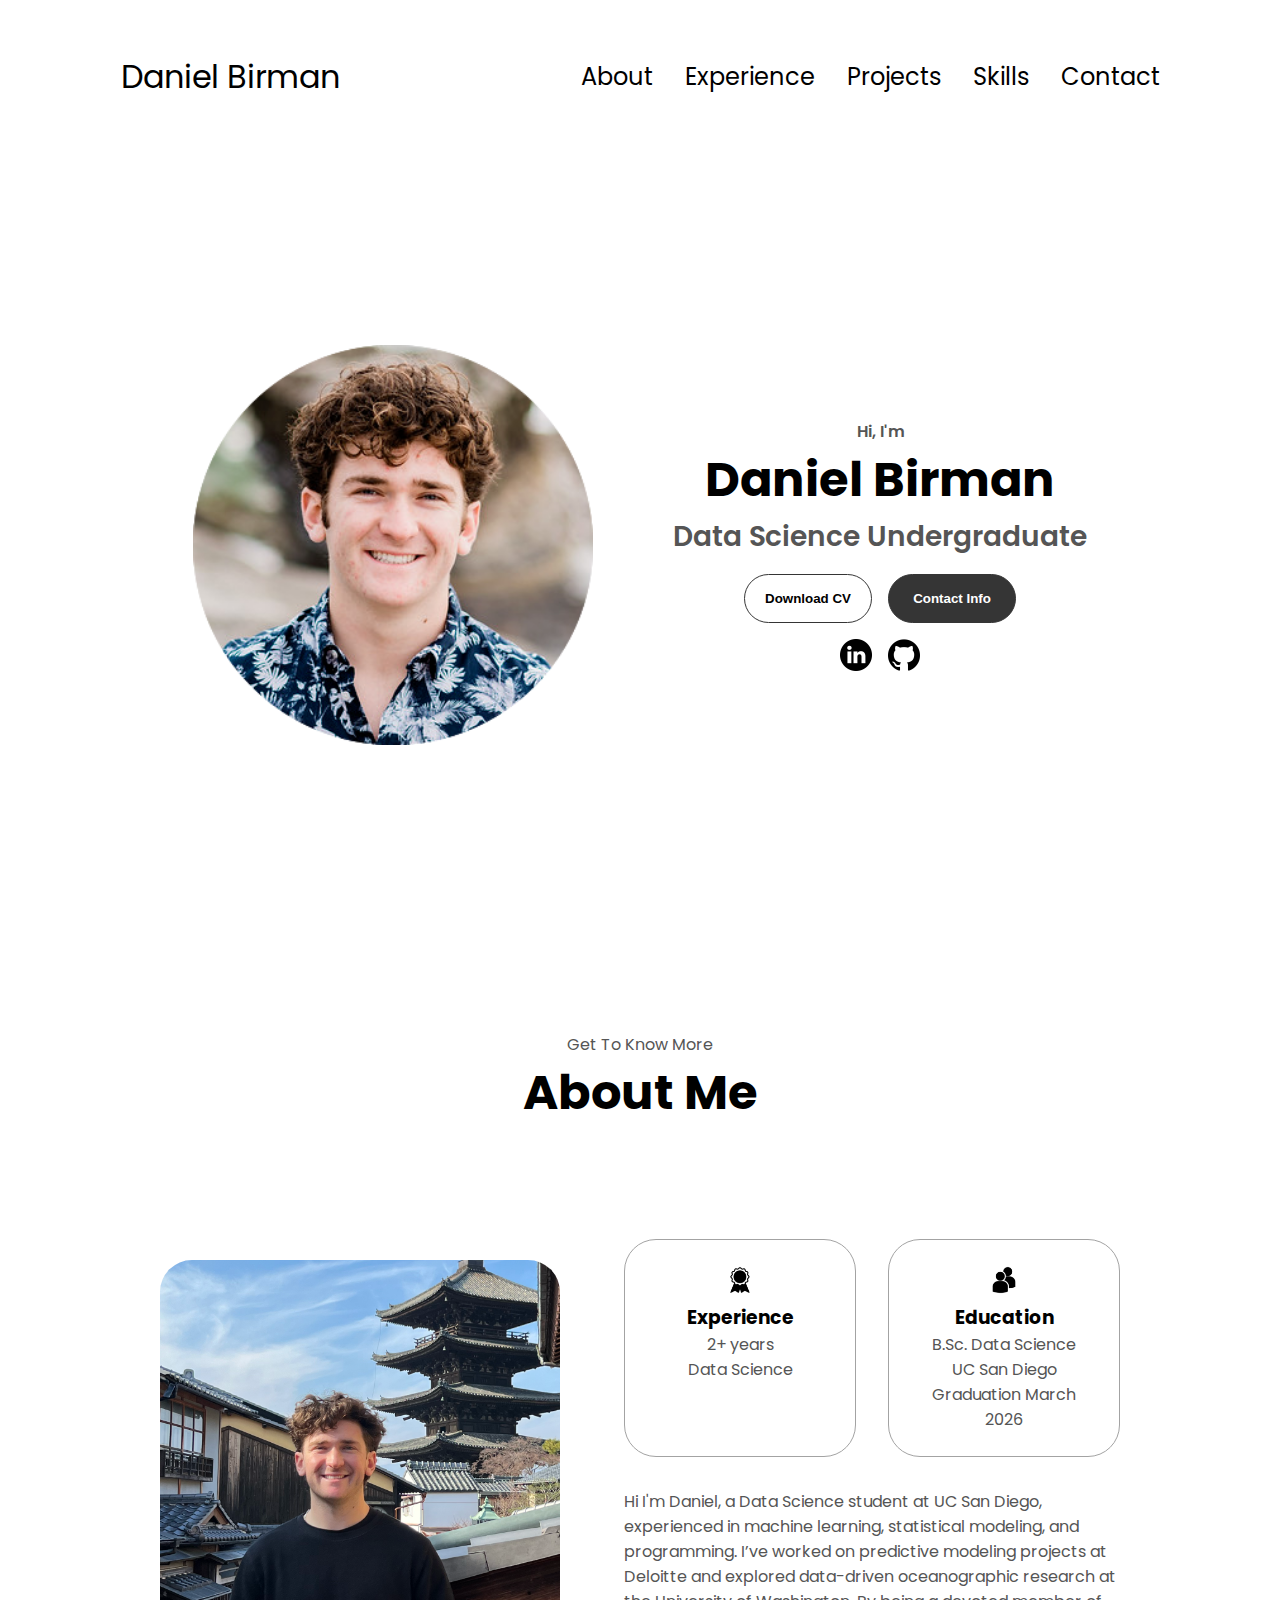
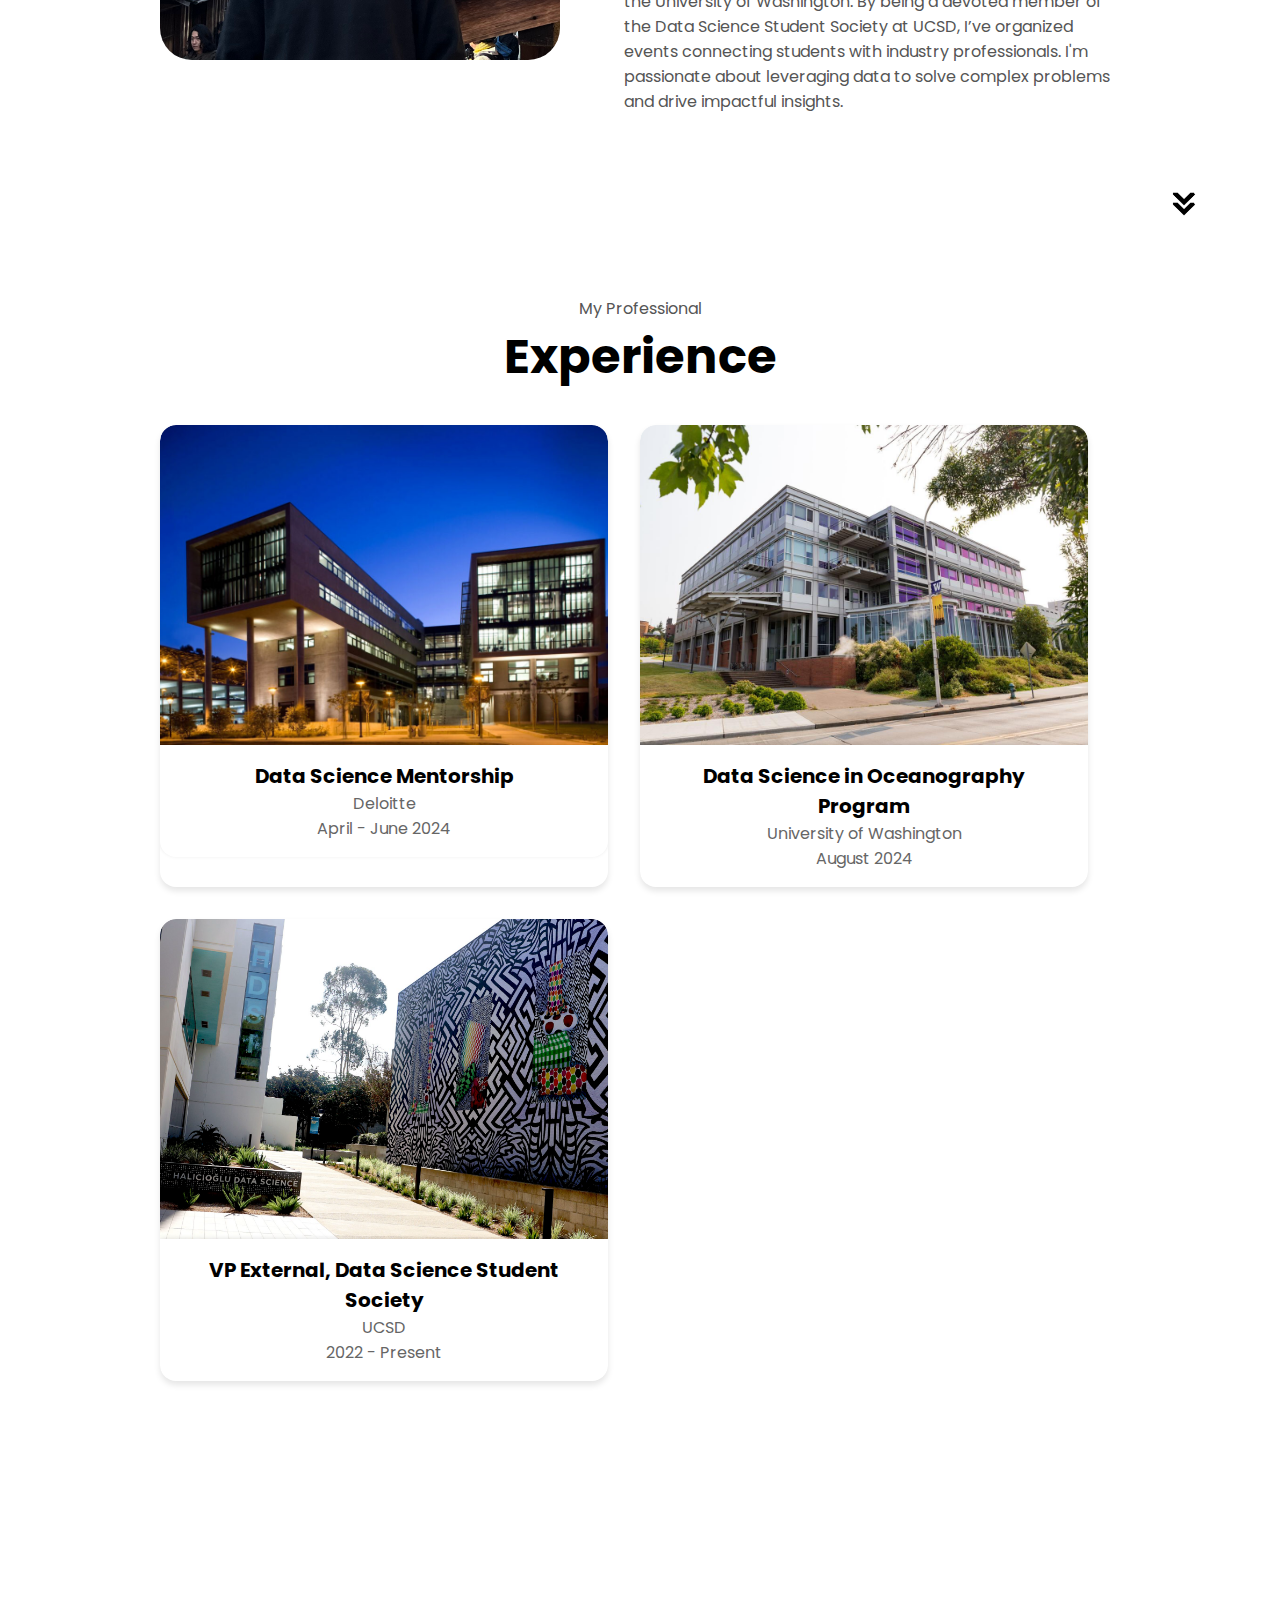
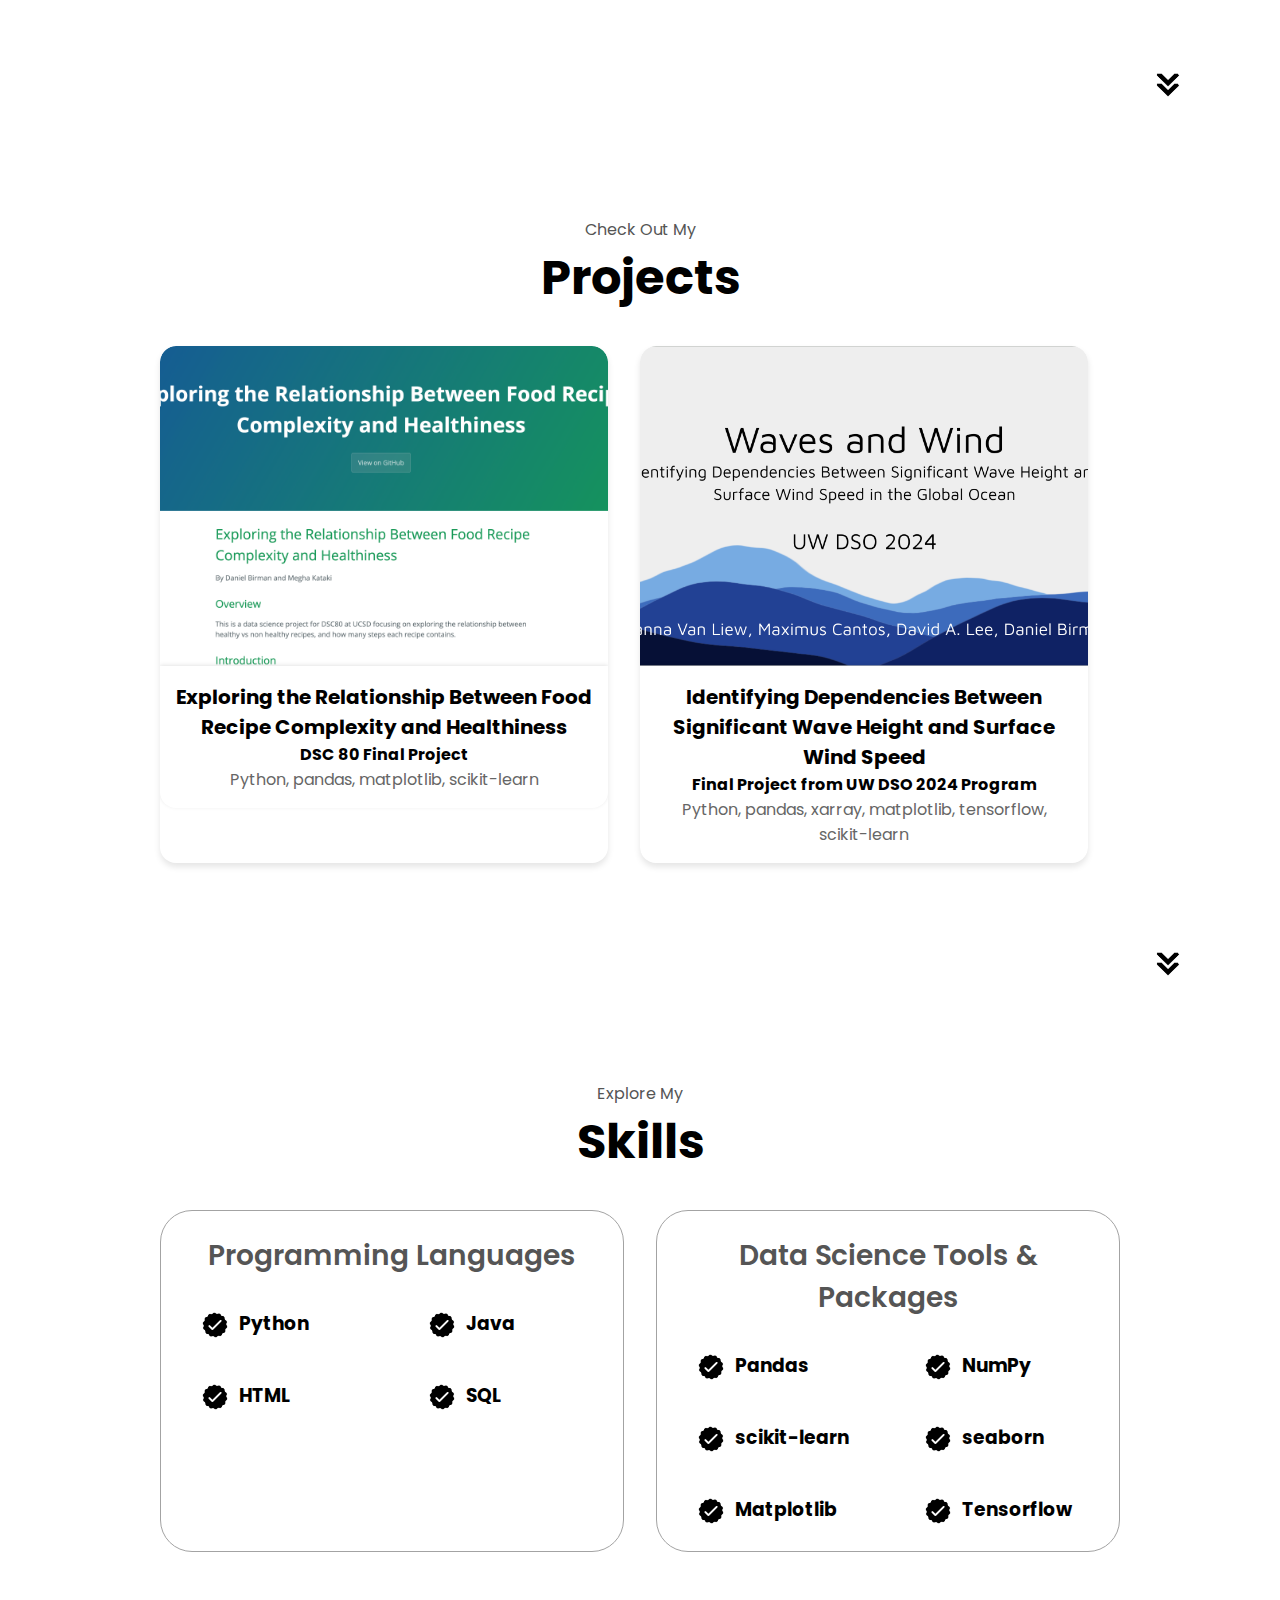
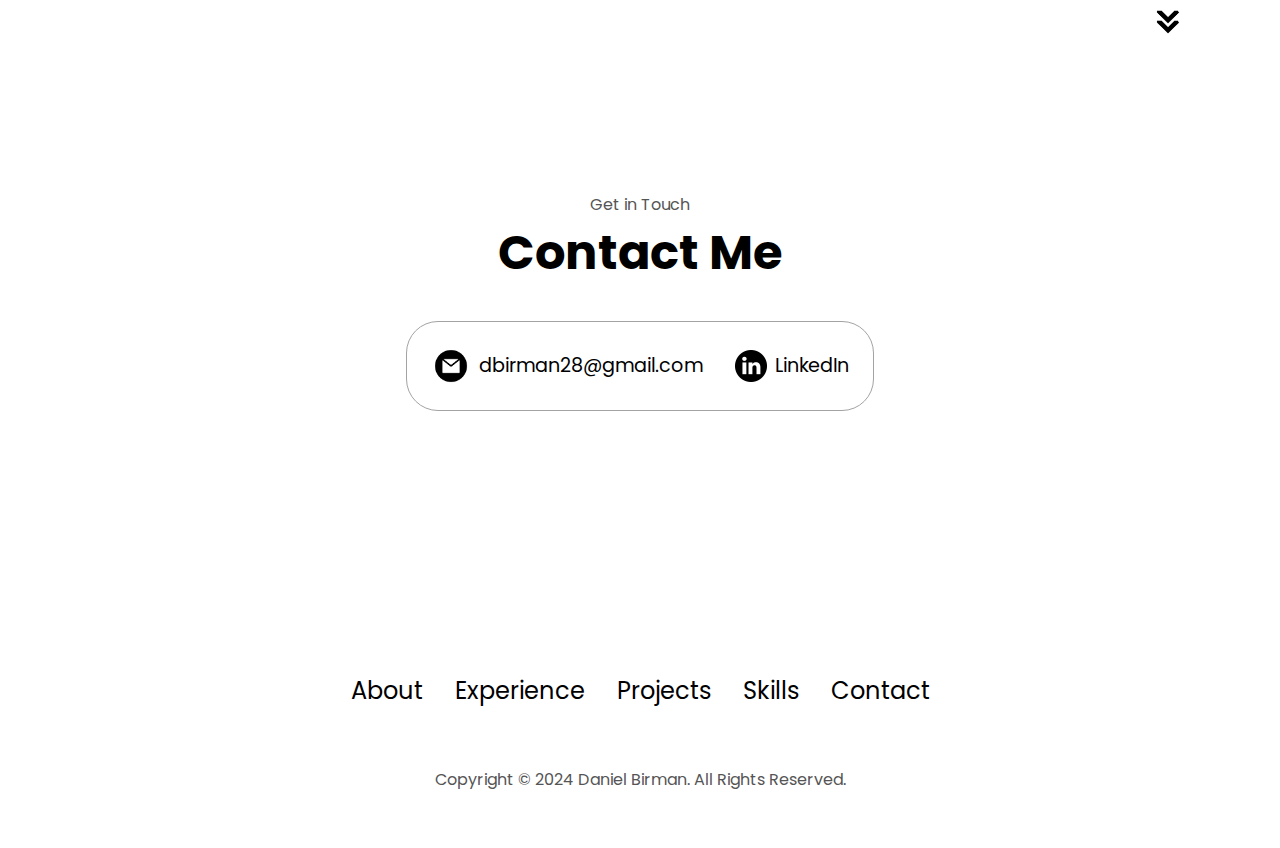
<file: index.html>
<!DOCTYPE html>
<html lang="en">
    <head>
        <meta charset="UTF-8">
        <meta name="viewport" content="width=device-width, initial-scale=1.0">
        <title>Daniel Birman Portfolio</title>
        <link rel="stylesheet" href="style.css">
        <link rel="stylesheet" href="mediaqueries.css">
    </head>
    <body>
        <nav id="desktop-nav">
            <div class="logo">Daniel Birman</div>
            <div>
                <ul class="nav-links">
                    <li><a href="#about">About</a></li>
                    <li><a href="#experience">Experience</a></li>
                    <li><a href="#projects">Projects</a></li>
                    <li><a href="#skills">Skills</a></li>
                    <li><a href="#contact">Contact</a></li>
                </ul>
            </div>
        </nav>
        <nav id="hamburger-nav">
            <div class="logo">Daniel Birman</div>
            <div class="hamburger-menu">
                <div class="hamburger-icon" onclick="toggleMenu()">
                    <span></span>
                    <span></span>
                    <span></span>
                </div>
                <div class="menu-links">
                    <li><a href="#about" onclick="toggleMenu()">About</a></li>
                    <li><a href="#experience" onclick="toggleMenu()">Experience</a></li>
                    <li><a href="#projects" onclick="toggleMenu()">Projects</a></li>
                    <li><a href="#contact" onclick="toggleMenu()">Contact</a></li>
                </div>
            </div>
        </nav>
        <section id="profile">
            <div class="section__pic-container">
                <img src="./assets/profile-pic.png" alt="Daniel Birman profile picture">
            </div>
            <div class="section__text">
                <p class="section__text__p1">Hi, I'm</p>
                <h1 class="title">Daniel Birman</h1>
                <p class="section__text__p2">Data Science Undergraduate</p>
                <div class="btn-container">
                    <button class="btn btn-color-2" onclick="window.open('./assets/Birman, Daniel Resume.pdf')">Download CV</button>
                    <button class="btn btn-color-1" onclick="location.href='./#contact'">Contact Info</button>
                </div>
                <div id="socials-container">
                  <img
                    src="./assets/linkedin.png"
                    alt="My LinkedIn Profile"
                    class="icon"
                    onclick="window.open('https://www.linkedin.com/in/daniel-birman/', '_blank')"
                  />
                 <img
                    src="./assets/github.png"
                    alt="My Github Profile"
                    class="icon"
                    onclick="window.open('https://github.com/danielbirman28', '_blank')"
                  />
                </div>
            </div>
        </section>
        <section id="about">
            <p class="section__text__p1">Get To Know More</p>
            <h1 class="title">About Me</h1>
                <div class="section-container">
                    <div class="section__pic-container">
                        <img src="./assets/about-pic.png" alt="Profile picture" class="about-pic"/>
                    </div>
                    <div class="about-details-container">
                        <div class="about-containers">
                            <div class="details-container">
                                <img src="./assets/experience.png" alt="Experience icon" class="icon">
                                <h3>Experience</h3>
                                <p>2+ years <br>Data Science</p>
                            </div>
                            <div class="details-container">
                                <img src="./assets/education.png" alt="Education icon" class="icon">
                                <h3>Education</h3>
                                <p>B.Sc. Data Science <br> UC San Diego <br> Graduation March 2026</p>
                            </div>
                        </div>
                        <div class="text-container">
                            <p>Hi I'm Daniel, a Data Science student at UC San Diego, experienced in machine learning, statistical modeling, and programming. I’ve worked on predictive modeling projects at Deloitte and explored data-driven oceanographic research at the University of Washington. By being a devoted member of the Data Science Student Society at UCSD, I’ve organized events connecting students with industry professionals. I'm passionate about leveraging data to solve complex problems and drive impactful insights.</p>
                        </div>
                    </div>
                </div>
                <img src="./assets/arrow.png" alt="Arrow icon" class="icon arrow" onclick="location.href='./#experience'">
        </section>
        <section id="experience">
            <p class="section__text__p1">My Professional</p>
            <h1 class="title">Experience</h1>
            <div class="experience-container">
                <!-- Experience Card 1 -->
                <div class="experience-card" onclick="window.location.href='./deloitte.html'">
                    <div class="experience-image" style="background-image: url('./assets/sdsc.png');"></div>
                    <div class="experience-banner">
                        <h3>Data Science Mentorship</h3>
                        <p>Deloitte</p>
                        <p>April - June 2024</p>
                    </div>
                </div>
                <!-- Experience Card 2 -->
                <div class="experience-card" onclick="window.location.href='./uw-dso.html'">
                    <div class="experience-image" style="background-image: url('./assets/uw-osb.png');"></div>
                    <div class="experience-banner">
                        <h3>Data Science in Oceanography Program</h3>
                        <p>University of Washington</p>
                        <p>August 2024</p>
                    </div>
                </div>
                <!-- Experience Card 3 -->
                <div class="experience-card" onclick="window.location.href='./ds3.html'">
                    <div class="experience-image" style="background-image: url('./assets/hdsi.png');"></div>
                    <div class="experience-banner">
                        <h3>VP External, Data Science Student Society</h3>
                        <p>UCSD</p>
                        <p>2022 - Present</p>
                    </div>
                </div>
            </div>
            <img src="./assets/arrow.png" alt="Arrow icon" class="icon arrow" onclick="location.href='./#projects'">
        </section>
        <section id="projects">
            <p class="section__text__p1">Check Out My</p>
            <h1 class="title">Projects</h1>
            <div class="projects-container">
                <!-- Project Card 1 -->
                <div class="project-card" onclick="window.open('https://danielbirman28.github.io/FoodRecipesProject/', '_blank');">
                    <div class="project-image" style="background-image: url('./assets/dsc80-proj.png');"></div>
                    <div class="project-banner">
                        <h3>Exploring the Relationship Between Food Recipe Complexity and Healthiness</h3>
                        <h4>DSC 80 Final Project</h1>
                        <p>Python, pandas, matplotlib, scikit-learn</p>
                    </div>
                </div>
                <!-- Project Card 2 -->
                <div class="project-card" onclick="window.open('https://docs.google.com/presentation/d/1hIrukuuYrlB80jwMTk6Pf0HfOPBWeMMxDo0S9ysbxWQ/edit?usp=sharing', '_blank');">
                    <div class="project-image" style="background-image: url('./assets/waves-wind.png');"></div>
                    <div class="project-banner">
                        <h3>Identifying Dependencies Between Significant Wave Height and Surface Wind Speed</h3>
                        <h4>Final Project from UW DSO 2024 Program</h4>
                        <p>Python, pandas, xarray, matplotlib, tensorflow, scikit-learn</p>
                    </div>
                </div>
            </div>
            <img src="./assets/arrow.png" alt="Arrow icon" class="icon arrow" onclick="location.href='./#skills'">
        </section>
        <section id="skills">
            <p class="section__text__p1">Explore My</p>
            <h1 class="title">Skills</h1>
            <div class="skills-details-container">
                <div class="about-containers">
                    <div class="details-container">
                        <h2 class="skills-sub-title">Programming Languages</h2>
                        <div class="article-container">
                            <article>
                                <img src="./assets/checkmark.png" alt="Skills icon" class="icon">
                                <div>
                                    <h3>Python</h3>
                                </div>
                            </article>
                            <article>
                                <img src="./assets/checkmark.png" alt="Skills icon" class="icon">
                                <div>
                                    <h3>Java</h3>
                                </div>
                            </article>
                            <article>
                                <img src="./assets/checkmark.png" alt="Skills icon" class="icon">
                                <div>
                                    <h3>HTML</h3>
                                </div>
                            </article>
                            <article>
                                <img src="./assets/checkmark.png" alt="Skills icon" class="icon">
                                <div>
                                    <h3>SQL</h3>
                                </div>
                            </article>
                        </div>
                    </div>


                    <div class="details-container">
                        <h2 class="skills-sub-title">Data Science Tools & Packages</h2>
                        <div class="article-container">
                            <article>
                            <img src="./assets/checkmark.png" alt="Skills icon" class="icon">
                            <div>
                                <h3>Pandas</h3>
                            </div>
                        </article>
                        <article>
                            <img src="./assets/checkmark.png" alt="Skills icon" class="icon">
                            <div>
                                <h3>NumPy</h3>
                            </div>
                        </article>
                        <article>
                            <img src="./assets/checkmark.png" alt="Skills icon" class="icon">
                            <div>
                                <h3>scikit-learn</h3>
                            </div>
                        </article>
                        <article>
                            <img src="./assets/checkmark.png" alt="Skills icon" class="icon">
                            <div>
                                <h3>seaborn</h3>
                            </div>
                        </article>
                        <article>
                            <img src="./assets/checkmark.png" alt="Skills icon" class="icon">
                            <div>
                                <h3>Matplotlib</h3>
                            </div>
                        </article>
                        <article>
                            <img src="./assets/checkmark.png" alt="Skills icon" class="icon">
                            <div>
                                <h3>Tensorflow</h3>
                            </div>
                        </article>
                        </div>
                    </div>
                </div>
            </div>
            <img src="./assets/arrow.png" alt="Arrow icon" class="icon arrow" onclick="location.href='./#contact'">
        </section>
        <section id="contact">
            <p class="section__text__p1">Get in Touch</p>
            <h1 class="title">Contact Me</h1>
            <div class="contact-info-upper-container">
                <div class="contact-info-container">
                    <img src="./assets/email.png" alt="Email icon" class="icon contact-icon email-icon">
                    <p><a href="mailto:dbirman28@gmail.com" target="_blank" rel="noopener noreferrer">dbirman28@gmail.com</a></p>
                </div>
                <div class="contact-info-container">
                    <img src="./assets/linkedin.png" alt="LinkedIn icon" class="icon contact-icon">
                    <p><a href="https://www.linkedin.com/in/daniel-birman/" target="_blank" rel="noopener noreferrer">LinkedIn</a></p>
                </div>
            </div>
        </section>
        <footer>
            <nav>
                <div class="nav-links-container">
                    <ul class="nav-links">
                        <li><a href="#about">About</a></li>
                        <li><a href="#experience">Experience</a></li>
                        <li><a href="#projects">Projects</a></li>
                        <li><a href="#skills">Skills</a></li>
                        <li><a href="#contact">Contact</a></li>
                    </ul>
                </div>
            </nav>
            <p>Copyright &#169; 2024 Daniel Birman. All Rights Reserved.</p>
        </footer>
        <script src="script.js"></script>
        <script>
            window.onload = function() {
                window.scrollTo(0, 0);
            };
        </script>
    </body>
</html>
</file>
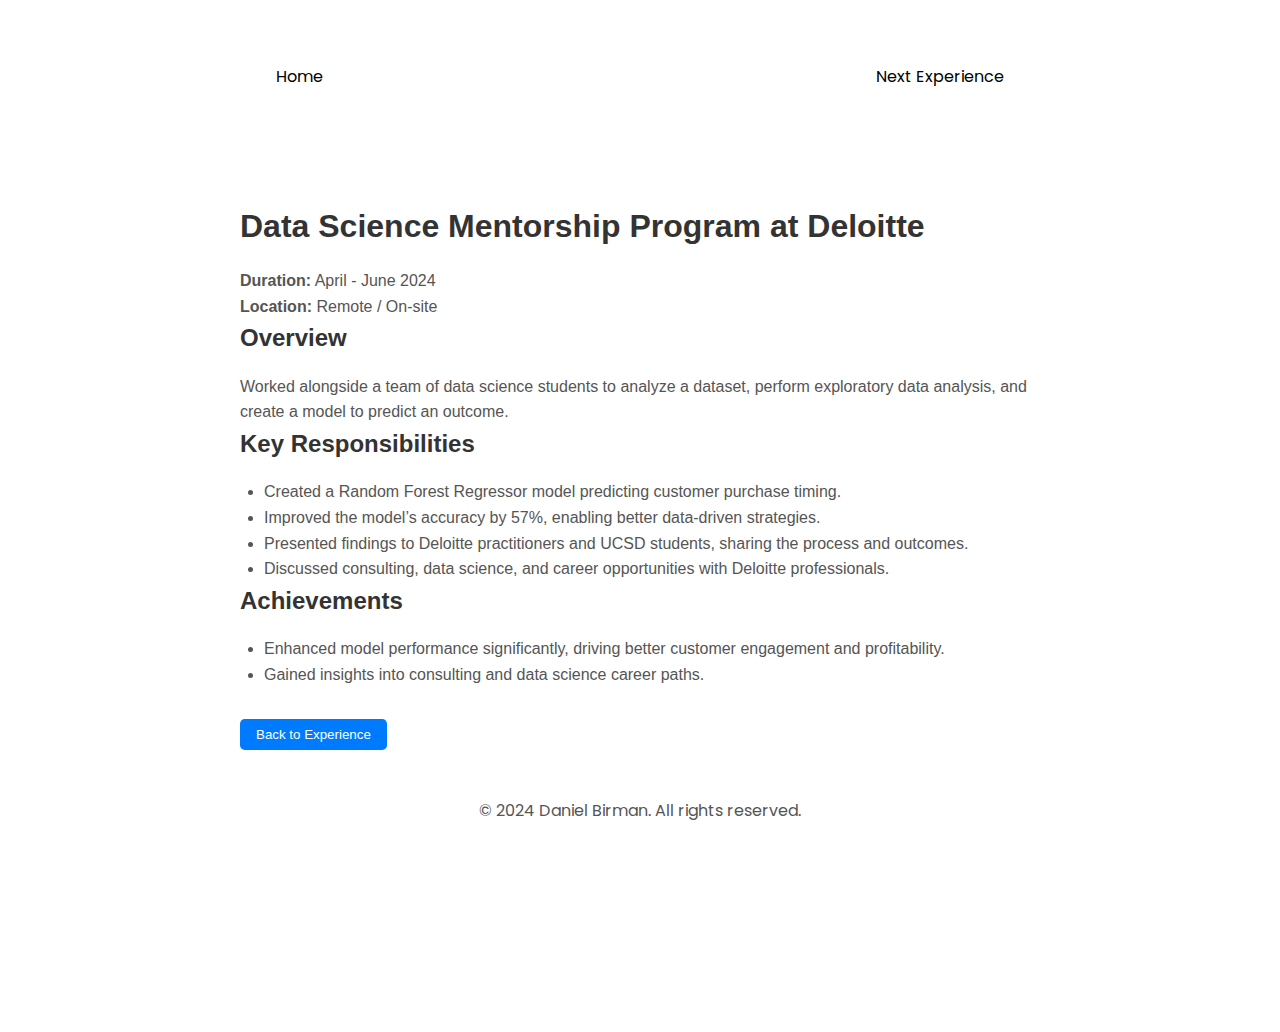
<file: deloitte.html>
<!DOCTYPE html>
<html lang="en">
<head>
    <meta charset="UTF-8">
    <meta name="viewport" content="width=device-width, initial-scale=1.0">
    <title>Experience - Data Science Mentorship Program at Deloitte</title>
    <link rel="stylesheet" href="style.css">
</head>
<body>
    <!-- NAVIGATION BAR -->
    <nav>
        <a href="index.html">Home</a>
        <a href="uw-dso.html">Next Experience</a>
    </nav>

    <!-- MAIN CONTENT -->
    <main class="experience-detail">
        <h1>Data Science Mentorship Program at Deloitte</h1>
        <p><strong>Duration:</strong> April - June 2024</p>
        <p><strong>Location:</strong> Remote / On-site</p>

        <h2>Overview</h2>
        <p>Worked alongside a team of data science students to analyze a dataset, perform exploratory data analysis, and create a model to predict an outcome.</p>

        <h2>Key Responsibilities</h2>
        <ul>
            <li>Created a Random Forest Regressor model predicting customer purchase timing.</li>
            <li>Improved the model’s accuracy by 57%, enabling better data-driven strategies.</li>
            <li>Presented findings to Deloitte practitioners and UCSD students, sharing the process and outcomes.</li>
            <li>Discussed consulting, data science, and career opportunities with Deloitte professionals.</li>
        </ul>

        <h2>Achievements</h2>
        <ul>
            <li>Enhanced model performance significantly, driving better customer engagement and profitability.</li>
            <li>Gained insights into consulting and data science career paths.</li>
        </ul>

        <!-- BACK BUTTON -->
        <button onclick="window.location.href='index.html#experience'">Back to Experience</button>
    </main>

    <!-- FOOTER -->
    <footer>
        <p>&copy; 2024 Daniel Birman. All rights reserved.</p>
    </footer>
</body>
</html>
</file>
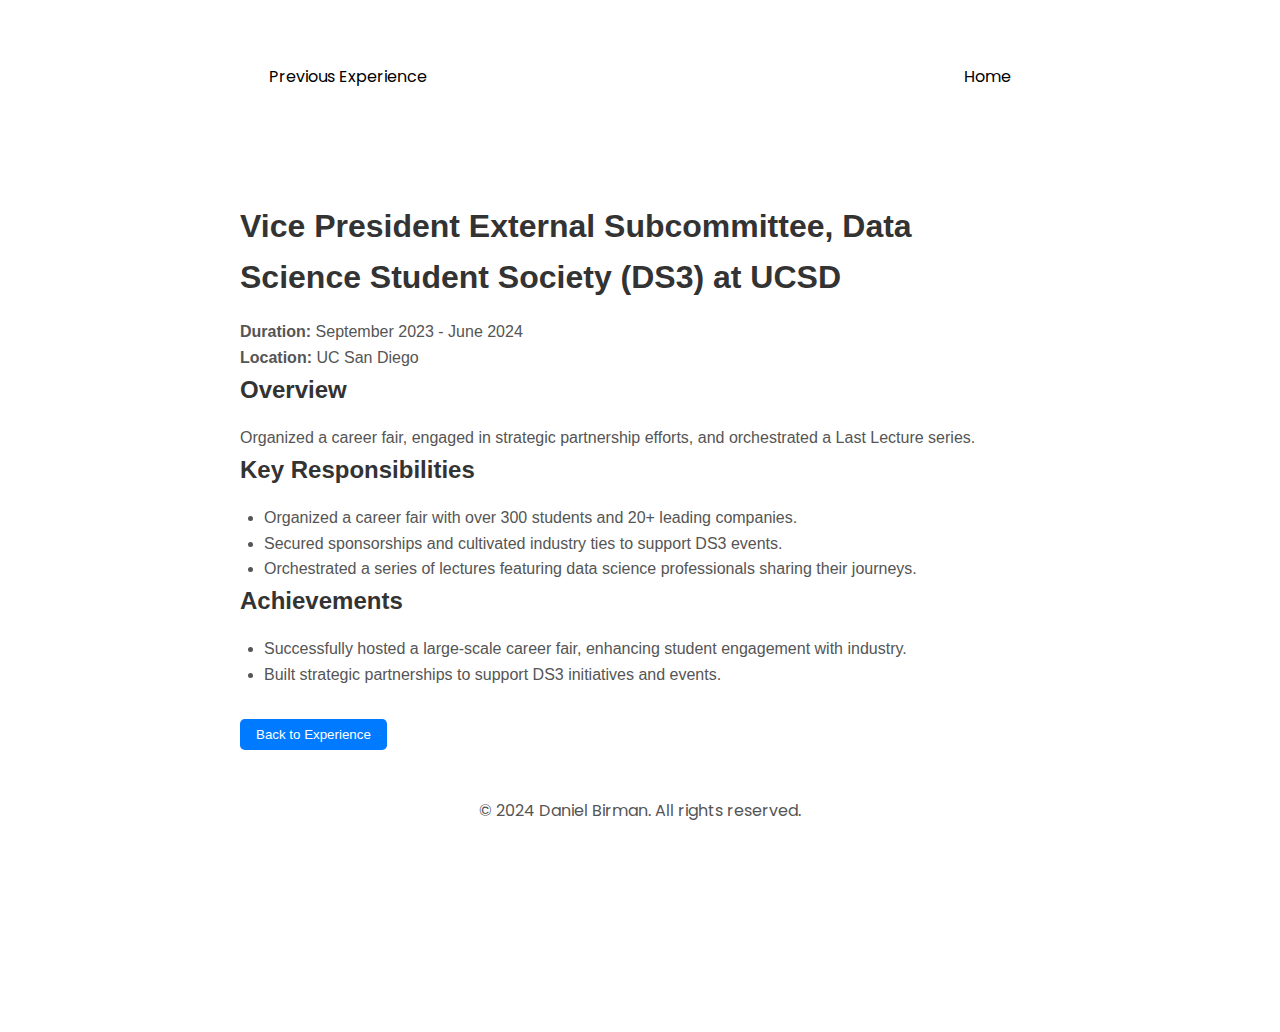
<file: ds3.html>
<!DOCTYPE html>
<html lang="en">
<head>
    <meta charset="UTF-8">
    <meta name="viewport" content="width=device-width, initial-scale=1.0">
    <title>Experience - Vice President External Subcommittee at Data Science Student Society (DS3)</title>
    <link rel="stylesheet" href="style.css">
</head>
<body>
    <!-- NAVIGATION BAR -->
    <nav>
	<a href="uw-dso.html">Previous Experience</a>
        <a href="index.html">Home</a>
    </nav>

    <!-- MAIN CONTENT -->
    <main class="experience-detail">
        <h1>Vice President External Subcommittee, Data Science Student Society (DS3) at UCSD</h1>
        <p><strong>Duration:</strong> September 2023 - June 2024</p>
        <p><strong>Location:</strong> UC San Diego</p>

        <h2>Overview</h2>
        <p>Organized a career fair, engaged in strategic partnership efforts, and orchestrated a Last Lecture series.</p>

        <h2>Key Responsibilities</h2>
        <ul>
            <li>Organized a career fair with over 300 students and 20+ leading companies.</li>
            <li>Secured sponsorships and cultivated industry ties to support DS3 events.</li>
            <li>Orchestrated a series of lectures featuring data science professionals sharing their journeys.</li>
        </ul>

        <h2>Achievements</h2>
        <ul>
            <li>Successfully hosted a large-scale career fair, enhancing student engagement with industry.</li>
            <li>Built strategic partnerships to support DS3 initiatives and events.</li>
        </ul>

        <!-- BACK BUTTON -->
        <button onclick="window.location.href='index.html#experience'">Back to Experience</button>
    </main>

    <!-- FOOTER -->
    <footer>
        <p>&copy; 2024 Daniel Birman. All rights reserved.</p>
    </footer>
</body>
</html>
</file>
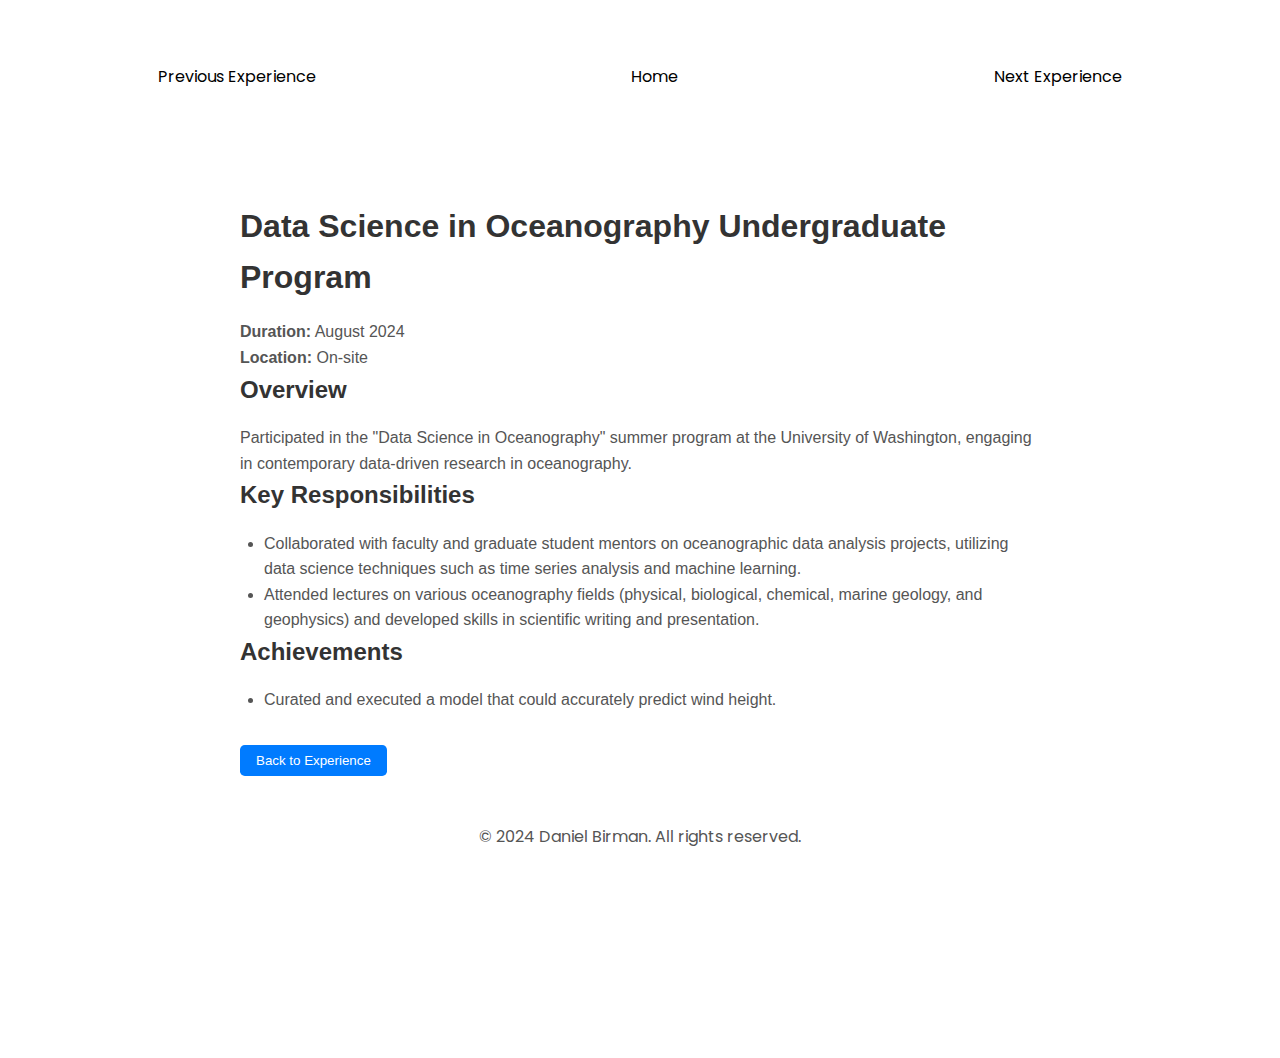
<file: uw-dso.html>
<!DOCTYPE html>
<html lang="en">
<head>
    <meta charset="UTF-8">
    <meta name="viewport" content="width=device-width, initial-scale=1.0">
    <title>Experience - Data Science in Oceanography Undergraduate Program</title>
    <link rel="stylesheet" href="style.css">
</head>
<body>
    <!-- NAVIGATION BAR -->
    <nav>
	<a href="deloitte.html">Previous Experience</a>
        <a href="index.html">Home</a>
        <a href="ds3.html">Next Experience</a>
    </nav>

    <!-- MAIN CONTENT -->
    <main class="experience-detail">
        <h1>Data Science in Oceanography Undergraduate Program</h1>
        <p><strong>Duration:</strong> August 2024</p>
        <p><strong>Location:</strong> On-site</p>

        <h2>Overview</h2>
        <p>Participated in the "Data Science in Oceanography" summer program at the University of Washington, engaging in contemporary data-driven research in oceanography.</p>

        <h2>Key Responsibilities</h2>
        <ul>
            <li>Collaborated with faculty and graduate student mentors on oceanographic data analysis projects, utilizing data science techniques such as time series analysis and machine learning.</li>
            <li>Attended lectures on various oceanography fields (physical, biological, chemical, marine geology, and geophysics) and developed skills in scientific writing and presentation.</li>
        </ul>

        <h2>Achievements</h2>
        <ul>
            <li>Curated and executed a model that could accurately predict wind height.</li>
        </ul>

        <!-- BACK BUTTON -->
        <button onclick="window.location.href='index.html#experience'">Back to Experience</button>
    </main>

    <!-- FOOTER -->
    <footer>
        <p>&copy; 2024 Daniel Birman. All rights reserved.</p>
    </footer>
</body>
</html>
</file>
<file: style.css>
/* GENERAL */

@import url('https://fonts.googleapis.com/css2?family=Poppins:wght@300;400;500;600&display=swap');

* {
    margin: 0;
    padding: 0;
}

body {
    font-family: "Poppins", sans-serif;
}

html {
    scroll-behavior: smooth;
}

p {
    color: rgb(85,85,85);
}

/* TRANSITION */

a,
 .btn {
    transition: all 300ms ease;
}

/* DESKTOP NAV */

nav,
 .nav-links {
    display: flex;
}

nav {
    justify-content: space-around;
    align-items: center;
    height: 17vh;
}

.nav-links {
    gap: 2rem;
    list-style: none;
    font-size: 1.5rem;
}
a {
    color: black;
    text-decoration: none;
    text-decoration-color: white;
}

a:hover {
    color: gray;
    text-decoration: underline;
    text-underline-offset: 1rem;
    text-decoration-color: rgb(181,181,181);
}

.logo {
    font-size: 2rem;
}

.logo:hover {
    cursor: default;
}

/* HAMBURGER MENU */

#hamburger-nav {
    display: none;
}

.hamburger-menu {
    position: relative;
    display: inline-block;
}

.hamburger-icon {
    display: flex;
    flex-direction: column;
    justify-content: space-between;
    height: 24px;
    width: 30px;
    cursor: pointer;
}

.hamburger-icon span {
    width: 100%;
    height: 2px;
    background-color: black;
    transition: all 0.3 ease-in-out;
}

.menu-links {
    position: absolute;
    top: 100%;
    right: 0;
    background-color: white;
    width: fit-content;
    max-height: 0;
    overflow: hidden;
    transition: all 0.3 ease-in-out;
}

.menu-links a {
    display: block;
    padding: 10px;
    text-align: center;
    font-size: 1.5rem;
    color: black;
    text-decoration: none;
    transition: all 0.3 ease-in-out;
}

.menu-links li {
    list-style: none;
}

.menu-links.open {
    max-height: 300px;
}

.hamburger-icon.open span:first-child {
    transform: rotate(45deg) translate(10px, 5px);
}

.hamburger-icon.open span:nth-child(2) {
    opacity: 0;
}

.hamburger-icon.open span:last-child {
    transform: rotate(-45deg) translate(10px, -5px);
}

.hamburger-icon span:first-child {
    transform: none;
}

.hamburger-icon span:first-child {
    opacity: 1;
}

.hamburger-icon span:first-child {
    transform: none;
}

/* SECTIONS */

section {
    padding-top: 4vh;
    height: 96vh;
    margin: 0 10rem;
    box-sizing: border-box;
    min-height: fit-content;
}

.section-container {
    display: flex;
}

/* PROFILE */

#profile {
    display: flex;
    justify-content: center;
    gap: 5rem;
    height: 80vh;
}

.section__pic-container {
    display: flex;
    height: 400px;
    width: 400px;
    margin: auto 0;
}

.section__text {
    align-self: center;
    text-align: center;
}

.section__text p {
    font-weight: 600;
}

.section__text__p1 {
    text-align: center;
}

.section__text__p2 {
    font-size: 1.75rem;
    margin-bottom: 1rem;
}

.title {
    font-size: 3rem;
    text-align: center;
}

#socials-container {
    display: flex;
    justify-content: center;
    margin-top: 1rem;
    gap: 1rem;
}

/* ICONS */

.icon {
    cursor: pointer;
    height: 2rem;
}

/* BUTTONS */

.btn-container {
    display: flex;
    justify-content: center;
    gap: 1rem;
}

.btn {
    font-weight: 600;
    transition: all 300ms ease;
    padding: 1rem;
    width: 8rem;
    border-radius: 2rem;
}

.btn-color-1,
.btn-color-2 {
    border: rgb(53, 53, 53) 0.1rem solid;
}

.btn-color-1:hover,
.btn-color-2:hover {
    cursor: pointer;
}

.btn-color-1,
.btn-color-2:hover {
    background: rgb(53, 53, 53);
    color: white;
}

.btn-color-1:hover {
    background: rgb(0, 0, 0);
}

.btn-color-2 {
    background: none;
}

.btn-color-2:hover {
    border: rgb(255, 255, 255) 0.1rem solid;
}

.btn-container {
    gap: 1rem;
}

/* ABOUT SECTION */

#about {
    position: relative;
}

.about-containers {
    gap: 2rem;
    margin-bottom: 2rem;
    margin-top: 2rem;
}

.about-details-container {
    justify-content: center;
    flex-direction: column;
}

.about-containers, .about-details-container {
    display: flex;
}

.about-pic {
    border-radius: 2rem;
}

.arrow {
    position: absolute;
    right: -5rem;
    bottom: 2.5rem;
}

.details-container {
    padding: 1.5rem;
    flex: 1;
    background: white;
    border-radius: 2rem;
    border: rgb(53, 53, 53) 0.1rem solid;
    border-color: rgb(163,163,163);
    text-align: center;
}

.section-container {
    gap: 4rem;
    height: 80%;
}

.section__pic-container {
    height: 400px;
    width: 400px;
    margin: auto 0;
}

/* EXPERIENCE SECTION */

#experience {
    position: relative;
    clear: both;
}

.experience-container {
    display: flex;
    gap: 2rem;
    justify-content: flex-start;
    flex-wrap: wrap;
    margin-top: 2rem;
    margin-bottom: 2rem;
}

.experience-card {
    position: relative;
    width: calc(50% - 2rem);
    cursor: pointer;
    overflow: hidden;
    border-radius: 1rem;
    transition: transform 0.3s ease, box-shadow 0.3s ease;
    box-shadow: 0 4px 6px rgba(0, 0, 0, 0.1);
}

.experience-card:hover {
    transform: scale(1.05);
    box-shadow: 0 6px 12px rgba(0, 0, 0, 0.2);
}

.experience-image {
    background-size: cover;
    background-position: center;
    background-repeat: no-repeat;
    width: 100%;
    height: 20rem; /* Height of the image */
    border-top-left-radius: 1rem;
    border-top-right-radius: 1rem;
}

.experience-banner {
    background-color: white;
    padding: 1rem;
    text-align: center;
    border-bottom-left-radius: 1rem;
    border-bottom-right-radius: 1rem;
    box-shadow: 0 -1px 4px rgba(0, 0, 0, 0.1);
}

.experience-banner h3 {
    margin: 0;
    padding: 0;
    font-size: 1.25rem;
}

.experience-banner p {
    margin: 0;
    padding: 0;
    font-size: 1rem;
    color: #666;
}

.experience-detail {
    max-width: 800px;
    margin: 2rem auto;
    padding: 1rem;
    font-family: 'Arial', sans-serif;
    line-height: 1.6;
}

.experience-detail h1, .experience-detail h2 {
    color: #333;
    margin-bottom: 1rem;
}

.experience-detail p, .experience-detail ul {
    color: #555;
}

.experience-detail ul {
    list-style-type: disc;
    padding-left: 1.5rem;
}

.experience-detail button {
    margin-top: 2rem;
    padding: 0.5rem 1rem;
    background-color: #007bff;
    color: white;
    border: none;
    border-radius: 0.3rem;
    cursor: pointer;
    transition: background-color 0.3s ease;
}

.experience-detail button:hover {
    background-color: #0056b3;
}

#experience .arrow {
    position: absolute; /* Position relative to the experience card */
    right: -5%; /* Adjust as needed */
    bottom: -20rem; /* Position it below the experience card */
    transform: translateX(50%); /* Center it horizontally */
    /* Add any other styling as needed */
}

.section-container {
    gap: 4rem;
    height: 80%;
}

/* PROJECTS SECTION */

#projects {
    position: relative;
    margin-top: 25rem;
}

.projects-container {
    display: flex;
    gap: 2rem;
    justify-content: flex-start;
    flex-wrap: wrap;
    margin-top: 2rem;
    margin-bottom: 2rem;
}

.project-card {
    position: relative;
    width: calc(50% - 2rem);
    cursor: pointer;
    overflow: hidden;
    border-radius: 1rem;
    transition: transform 0.3s ease, box-shadow 0.3s ease;
    box-shadow: 0 4px 6px rgba(0, 0, 0, 0.1);
}

.project-card:hover {
    transform: scale(1.05);
    box-shadow: 0 6px 12px rgba(0, 0, 0, 0.2);
}

.project-image {
    background-size: cover;
    background-position: center;
    background-repeat: no-repeat;
    width: 100%;
    height: 20rem; /* Height of the image */
    border-top-left-radius: 1rem;
    border-top-right-radius: 1rem;
}

.project-banner {
    background-color: white;
    padding: 1rem;
    text-align: center;
    border-bottom-left-radius: 1rem;
    border-bottom-right-radius: 1rem;
    box-shadow: 0 -1px 4px rgba(0, 0, 0, 0.1);
}

.project-banner h3 {
    margin: 0;
    padding: 0;
    font-size: 1.25rem;
}

.project-banner p {
    margin: 0;
    padding: 0;
    font-size: 1rem;
    color: #666;
}

#projects .arrow {
    position: absolute;
    right: -5%;
    bottom: 7.5%;
    transform: translateX(50%);
}

/* SKILLS SECTION */

#skills {
    position: relative;
    height: auto;
}

.skills-sub-title {
    color: rgb(85,85,85);
    font-weight: 600;
    font-size: 1.75rem;
    margin-bottom: 2rem;
}

.skills-details-container {
    display: flex;
    justify-content: center;
    flex-direction: column;
}

.article-container {
    display: grid;
    grid-template-columns: repeat(2, 1fr);
    gap: 2.5rem;
    justify-items: center;
}

article {
    display: flex;
    align-items: flex;
    gap: 0.5rem;
    width: 100%;
    max-width: 10rem;
}

article .icon {
    cursor: default;
    display: flex;
    align-items: flex-start;
}

#skills .arrow {
    position: absolute;
    right: -5%;
    bottom: -10%;
    transform: translateX(50%);
}

.section-container {
    gap: 4rem;
    height: 80%;
}

/* CONTACT */

#contact {
    display: flex;
    justify-content: center;
    flex-direction: column;
    height: 70vh;
}

.contact-info-upper-container {
    display: flex;
    justify-content: center;
    border-radius: 2rem;
    border: rgb(53, 53, 53) 0.1rem solid;
    border-color: rgb(163,163,163);
    background: (250,250,250);
    margin: 2rem auto;
    padding: 0.5rem;
}

.contact-info-container {
    display: flex;
    align-items: center;
    justify-content: center;
    gap: 0.5rem;
    margin: 1rem;
}

.contact-info-container p {
    font-size: larger;
}

.contact-icon {
    cursor: default;
}

.email-icon {
    height: 2.5rem;
}

/* FOOTER SECTION */

footer {
    height: 26vh;
    margin: 0 1rem;
}

footer p {
    text-align: center;
}
</file>
<file: mediaqueries.css>
/* Styles for devices wider than 1400px */
@media screen and (max-width: 1400px) {
    #profile {
        height: 83vh;
        margin-bottom: 6rem;
    }
    .about-containers {
        flex-wrap: wrap;
    }
}

/* Styles for devices between 1200px and 600px */
@media screen and (max-width: 1200px) {
    #desktop-nav {
        display: none;
    }
    #hamburger-nav {
        display: flex;
    }
    #experience, .experience-details-container {
        margin-top: 2rem;
    }
    #profile, .section-container {
        display: block;
    }
    .arrow {
        display: none;
    }
    section, .section-container {
        height: fit-content;
    }
    section {
        margin: 0 5%;
    }
    .section__pic-container {
        width: 275px;
        height: 275px;
        margin: 0 auto 3rem; /* Increased bottom margin for more spacing */
    }
    .about-containers {
        margin-top: 0;
    }
}

/* Styles for devices smaller than 600px */
@media screen and (max-width: 600px) {
    #contact, footer {
        height: 40vh;
        padding: 1rem;
    }
    #profile {
        height: 80vh;
        margin-bottom: -5rem;
    }
    article {
        font-size: 1rem;
    }
    footer nav {
        height: fit-content;
        margin-bottom: 2rem;
    }
    .about-containers, .contact-info-upper-container, .btn-container {
        flex-wrap: wrap;
    }
    .contact-info-container {
        margin: 0;
    }
    .contact-info-container p, .nav-links li a {
        font-size: 1rem;
    }
    .skills-subtitle {
        font-size: 1.25rem;
    }
    .logo {
        font-size: 1.5rem;
    }
    .nav-links {
        flex-direction: column;
        gap: 0.5rem;
        text-align: center;
    }
    .section__pic-container {
        width: 100%;
        height: 46vw;
        margin: 0 auto 1.5rem;
        display: flex;
        justify-content: center;
    }
    .section__text__p2 {
        font-size: 1.25rem;
    }
    .title {
        font-size: 2rem;
    }
    .text-container {
        text-align: justify;
    }
    .experience-container {
        display: flex;
        flex-direction: column;
        margin-bottom: -22.5rem;
    }
    .experience-card {
        width: 100%;
        margin-bottom: 1rem;
        box-sizing: border-box;
    }
    .skills-details-container {
        overflow-x: auto;
        padding: 0 1rem;
    }
    .article-container {
        display: flex;
        flex-wrap: wrap;
        gap: 1rem;
    }
    .article {
        flex: 1 1 45%;
        max-width: calc(50% - 0.5rem);
    }
    .projects-container {
        display: flex;
        flex-direction: column;
        padding: 0 1rem; /* Add padding for smaller screens */
    }
    .project-card {
        width: 100%;
        margin-bottom: 1rem;
        box-sizing: border-box;
    }
}
</file>
